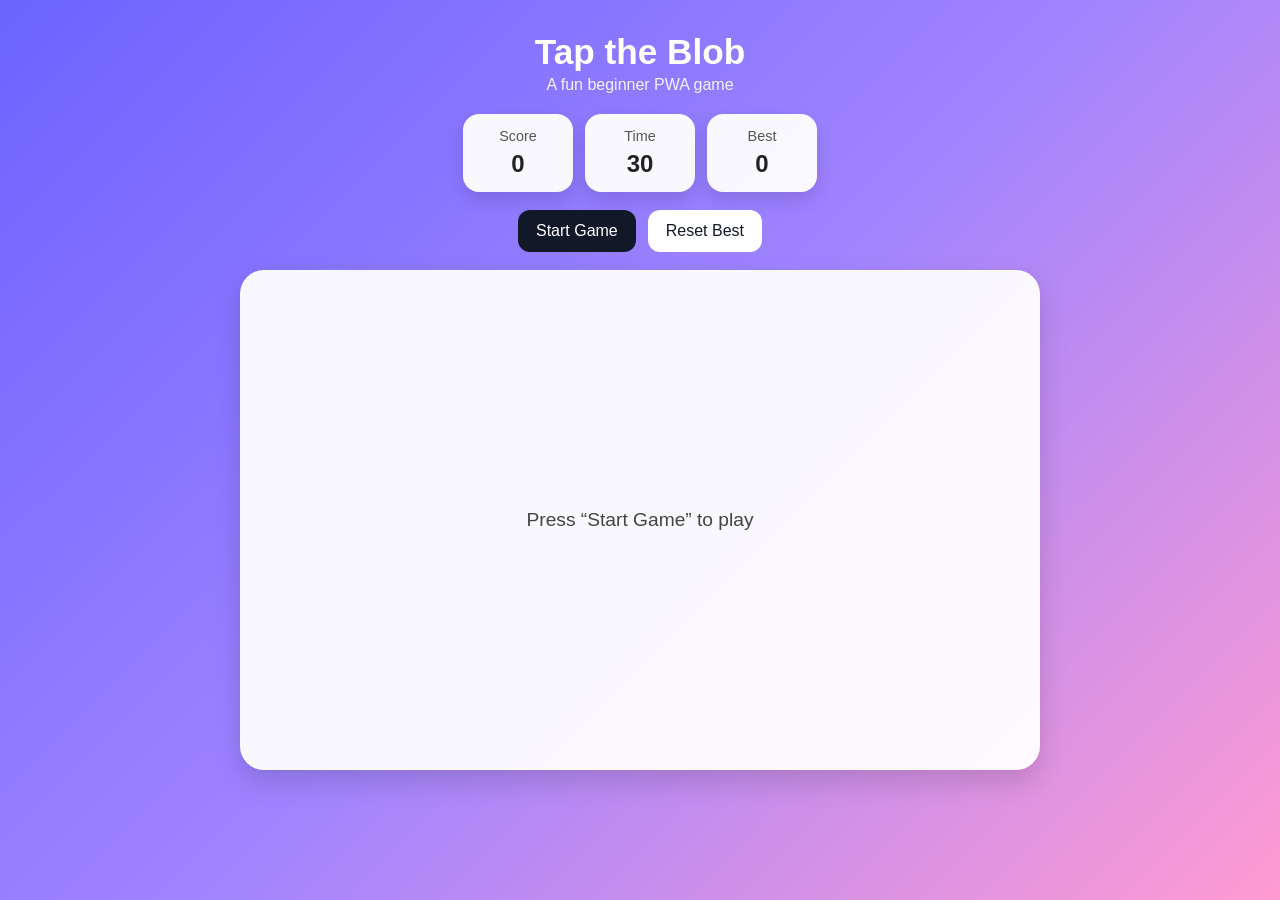
<file: index.html>
<!DOCTYPE html>
<html lang="en">
<head>
<meta charset="UTF-8" />
<meta name="viewport" content="width=device-width, initial-scale=1.0" />
<title>Tap the Blob</title>
<link rel="manifest" href="manifest.json" />
<meta name="theme-color" content="#6c63ff" />
<meta name="apple-mobile-web-app-capable" content="yes" />
<meta name="apple-mobile-web-app-status-bar-style" content="black-translucent" />
<link rel="stylesheet" href="style.css" />
</head>
<body>
<div class="app">
<h1>Tap the Blob</h1>
<p class="subtitle">A fun beginner PWA game</p>
<div class="stats">
<div class="card">
<span>Score</span>
<strong id="score">0</strong>
</div>
<div class="card">
<span>Time</span>
<strong id="time">30</strong>
</div>
<div class="card">
<span>Best</span>
<strong id="best">0</strong>
</div>
</div>
<div class="controls">
<button id="startBtn">Start Game</button>
<button id="resetBestBtn">Reset Best</button>
</div>
<div class="game-area" id="gameArea">
<div class="message" id="message">Press “Start Game” to play</div>
<button id="blob" class="blob hidden" aria-label="Tap the blob"></button>
</div>
</div>
<script src="register-sw.js"></script>
<script src="app.js"></script>
</body>
</html>
</file>
<file: style.css>
* {
 box-sizing: border-box;
}
body {
 margin: 0;
 font-family: Arial, sans-serif;
 background: linear-gradient(135deg, #6c63ff, #a084ff, #ff9bd2);
 min-height: 100vh;
 color: #222;
}
.app {
 max-width: 900px;
 margin: 0 auto;
 padding: 24px 16px 40px;
 text-align: center;
}
h1 {
 margin: 8px 0 4px;
 font-size: 2.2rem;
 color: white;
}
.subtitle {
 margin: 0 0 20px;
 color: rgba(255, 255, 255, 0.9);
}
.stats {
 display: flex;
 gap: 12px;
 justify-content: center;
 flex-wrap: wrap;
 margin-bottom: 18px;
}
.card {
 background: rgba(255, 255, 255, 0.95);
 border-radius: 16px;
 padding: 14px 18px;
 min-width: 110px;
 box-shadow: 0 8px 18px rgba(0, 0, 0, 0.12);
}
.card span {
 display: block;
 font-size: 0.9rem;
 color: #555;
 margin-bottom: 6px;
}
.card strong {
 font-size: 1.5rem;
}
.controls {
 display: flex;
 gap: 12px;
 justify-content: center;
 flex-wrap: wrap;
 margin-bottom: 18px;
}
button {
 border: none;
 border-radius: 12px;
 padding: 12px 18px;
 font-size: 1rem;
 cursor: pointer;
}
#startBtn {
 background: #111827;
 color: white;
}
#resetBestBtn {
 background: white;
 color: #111827;
}
.game-area {
 position: relative;
 height: 500px;
 max-width: 800px;
 margin: 0 auto;
 background: rgba(255, 255, 255, 0.94);
 border-radius: 24px;
 overflow: hidden;
 box-shadow: 0 12px 28px rgba(0, 0, 0, 0.15);
}
.message {
 position: absolute;
 inset: 0;
 display: grid;
 place-items: center;
 font-size: 1.2rem;
 color: #444;
 padding: 20px;
}
.blob {
 position: absolute;
 width: 72px;
 height: 72px;
 border-radius: 50%;
 background: radial-gradient(circle at 30% 30%, #fff6, #0000), #ff5f7a;
 box-shadow: 0 8px 18px rgba(0, 0, 0, 0.2);
 transition: transform 0.08s ease;
}
.blob:active {
 transform: scale(0.92);
}
.hidden {
 display: none;
}
@media (max-width: 600px) {
 .game-area {
   height: 420px;
 }
 .blob {
   width: 64px;
   height: 64px;
 }
}
</file>
